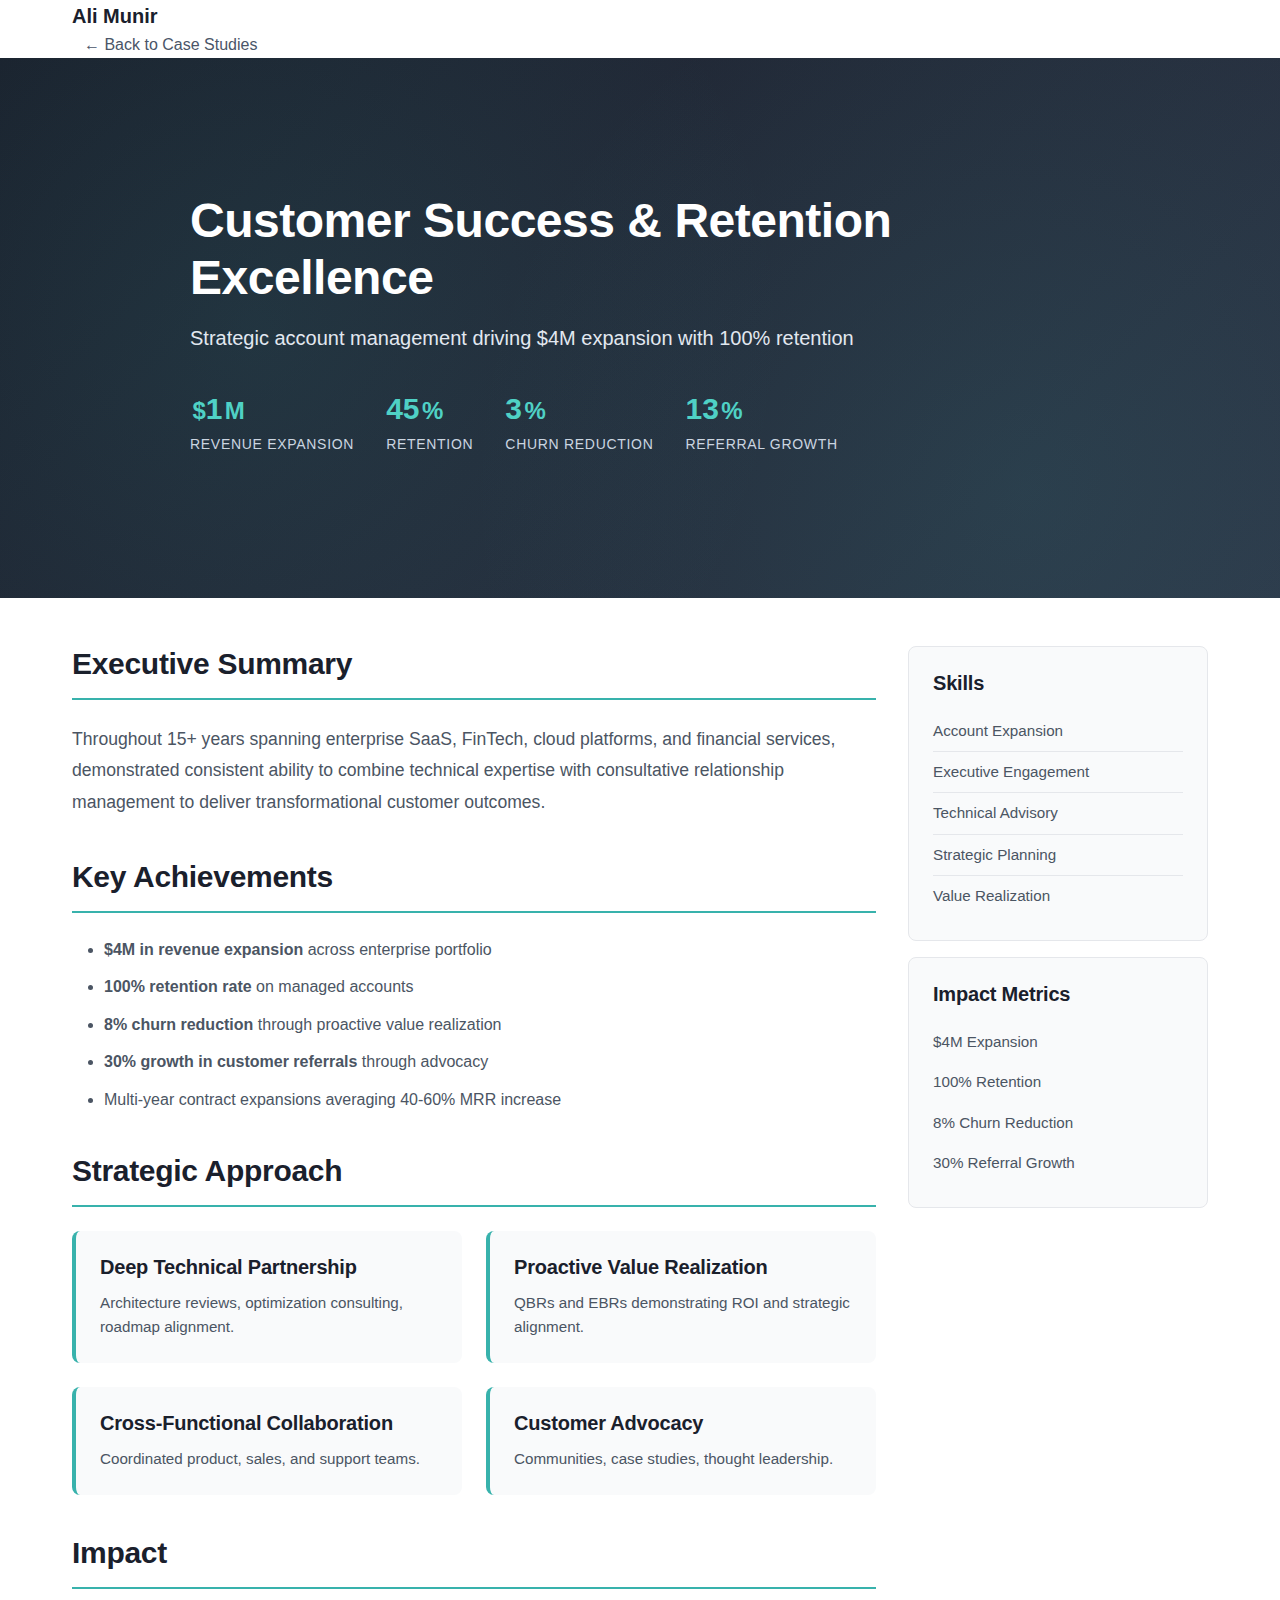
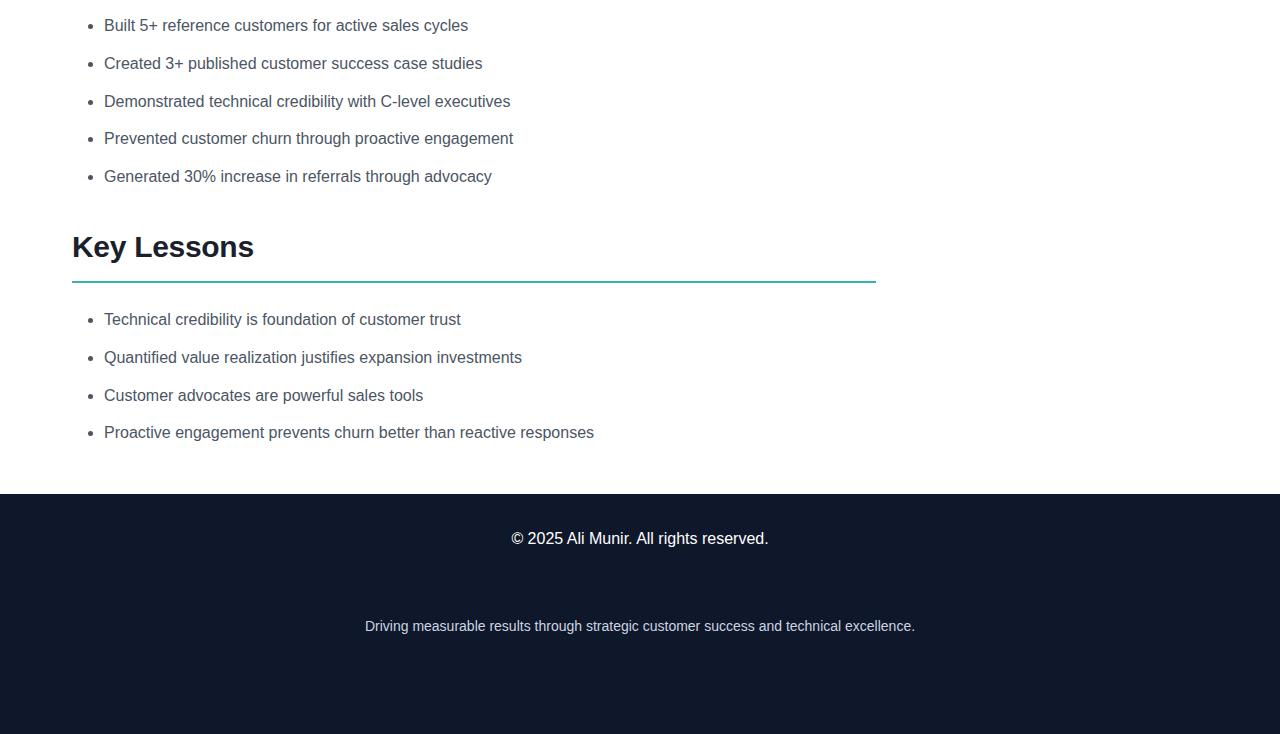
<file: case-study-customer-success.html>
<!DOCTYPE html>
<html lang="en">
<head>
    <meta charset="UTF-8">
    <meta name="viewport" content="width=device-width, initial-scale=1.0">
    <title>Customer Success & Retention - Ali Munir</title>
    <link rel="stylesheet" href="style.css">
</head>
<body>
    <nav id="navbar" class="navbar">
        <div class="section-container">
            <div class="nav-brand"><a href="index.html" class="nav-logo">Ali Munir</a></div>
            <ul id="navMenu" class="nav-menu" style="flex-direction: row;">
                <li><a href="index.html#case-studies" class="nav-link">← Back to Case Studies</a></li>
            </ul>
        </div>
    </nav>

    <section class="hero" style="min-height: 60vh;">
        <div class="hero-container">
            <div class="hero-content">
                <h1 class="hero-title">Customer Success & Retention Excellence</h1>
                <p class="hero-tagline">Strategic account management driving $4M expansion with 100% retention</p>
                <div class="hero-metrics">
                    <div class="metric">
                        <div class="metric-value-wrapper">
                            <span class="metric-suffix">$</span>
                            <span class="metric-value">4</span>
                            <span class="metric-suffix">M</span>
                        </div>
                        <div class="metric-label">Revenue Expansion</div>
                    </div>
                    <div class="metric">
                        <div class="metric-value-wrapper">
                            <span class="metric-value">100</span>
                            <span class="metric-suffix">%</span>
                        </div>
                        <div class="metric-label">Retention</div>
                    </div>
                    <div class="metric">
                        <div class="metric-value-wrapper">
                            <span class="metric-value">8</span>
                            <span class="metric-suffix">%</span>
                        </div>
                        <div class="metric-label">Churn Reduction</div>
                    </div>
                    <div class="metric">
                        <div class="metric-value-wrapper">
                            <span class="metric-value">30</span>
                            <span class="metric-suffix">%</span>
                        </div>
                        <div class="metric-label">Referral Growth</div>
                    </div>
                </div>
            </div>
        </div>
    </section>

    <section style="padding: 3rem 0; background-color: white;">
        <div class="section-container">
            <div style="display: grid; grid-template-columns: 1fr 300px; gap: 2rem;">
                <div>
                    <h2 style="margin-bottom: 1.5rem; border-bottom: 2px solid #38b2ac; padding-bottom: 1rem;">Executive Summary</h2>
                    <p style="font-size: 1.1rem; color: #4b5563; line-height: 1.8; margin-bottom: 1.5rem;">Throughout 15+ years spanning enterprise SaaS, FinTech, cloud platforms, and financial services, demonstrated consistent ability to combine technical expertise with consultative relationship management to deliver transformational customer outcomes.</p>

                    <h2 style="margin-top: 2.5rem; margin-bottom: 1.5rem; border-bottom: 2px solid #38b2ac; padding-bottom: 1rem;">Key Achievements</h2>
                    <ul style="list-style: disc; margin-left: 2rem; color: #4b5563;">
                        <li style="margin-bottom: 0.75rem;"><strong>$4M in revenue expansion</strong> across enterprise portfolio</li>
                        <li style="margin-bottom: 0.75rem;"><strong>100% retention rate</strong> on managed accounts</li>
                        <li style="margin-bottom: 0.75rem;"><strong>8% churn reduction</strong> through proactive value realization</li>
                        <li style="margin-bottom: 0.75rem;"><strong>30% growth in customer referrals</strong> through advocacy</li>
                        <li>Multi-year contract expansions averaging 40-60% MRR increase</li>
                    </ul>

                    <h2 style="margin-top: 2.5rem; margin-bottom: 1.5rem; border-bottom: 2px solid #38b2ac; padding-bottom: 1rem;">Strategic Approach</h2>
                    <div style="display: grid; grid-template-columns: 1fr 1fr; gap: 1.5rem; margin-bottom: 2rem;">
                        <div style="background-color: #f9fafb; padding: 1.5rem; border-radius: 8px; border-left: 4px solid #38b2ac;">
                            <h4 style="color: #1a202c; margin-bottom: 0.75rem;">Deep Technical Partnership</h4>
                            <p style="margin: 0; color: #4b5563; font-size: 0.95rem;">Architecture reviews, optimization consulting, roadmap alignment.</p>
                        </div>
                        <div style="background-color: #f9fafb; padding: 1.5rem; border-radius: 8px; border-left: 4px solid #38b2ac;">
                            <h4 style="color: #1a202c; margin-bottom: 0.75rem;">Proactive Value Realization</h4>
                            <p style="margin: 0; color: #4b5563; font-size: 0.95rem;">QBRs and EBRs demonstrating ROI and strategic alignment.</p>
                        </div>
                        <div style="background-color: #f9fafb; padding: 1.5rem; border-radius: 8px; border-left: 4px solid #38b2ac;">
                            <h4 style="color: #1a202c; margin-bottom: 0.75rem;">Cross-Functional Collaboration</h4>
                            <p style="margin: 0; color: #4b5563; font-size: 0.95rem;">Coordinated product, sales, and support teams.</p>
                        </div>
                        <div style="background-color: #f9fafb; padding: 1.5rem; border-radius: 8px; border-left: 4px solid #38b2ac;">
                            <h4 style="color: #1a202c; margin-bottom: 0.75rem;">Customer Advocacy</h4>
                            <p style="margin: 0; color: #4b5563; font-size: 0.95rem;">Communities, case studies, thought leadership.</p>
                        </div>
                    </div>

                    <h2 style="margin-top: 2.5rem; margin-bottom: 1.5rem; border-bottom: 2px solid #38b2ac; padding-bottom: 1rem;">Impact</h2>
                    <ul style="list-style: disc; margin-left: 2rem; color: #4b5563;">
                        <li style="margin-bottom: 0.75rem;">Built 5+ reference customers for active sales cycles</li>
                        <li style="margin-bottom: 0.75rem;">Created 3+ published customer success case studies</li>
                        <li style="margin-bottom: 0.75rem;">Demonstrated technical credibility with C-level executives</li>
                        <li style="margin-bottom: 0.75rem;">Prevented customer churn through proactive engagement</li>
                        <li>Generated 30% increase in referrals through advocacy</li>
                    </ul>

                    <h2 style="margin-top: 2.5rem; margin-bottom: 1.5rem; border-bottom: 2px solid #38b2ac; padding-bottom: 1rem;">Key Lessons</h2>
                    <ul style="list-style: disc; margin-left: 2rem; color: #4b5563;">
                        <li style="margin-bottom: 0.75rem;">Technical credibility is foundation of customer trust</li>
                        <li style="margin-bottom: 0.75rem;">Quantified value realization justifies expansion investments</li>
                        <li style="margin-bottom: 0.75rem;">Customer advocates are powerful sales tools</li>
                        <li>Proactive engagement prevents churn better than reactive responses</li>
                    </ul>
                </div>

                <div>
                    <div style="background-color: #f9fafb; padding: 1.5rem; border-radius: 8px; border: 1px solid #e5e7eb;">
                        <h4 style="color: #1a202c; margin-bottom: 1rem;">Skills</h4>
                        <ul style="list-style: none; color: #4b5563; font-size: 0.95rem;">
                            <li style="padding: 0.5rem 0; border-bottom: 1px solid #e5e7eb;">Account Expansion</li>
                            <li style="padding: 0.5rem 0; border-bottom: 1px solid #e5e7eb;">Executive Engagement</li>
                            <li style="padding: 0.5rem 0; border-bottom: 1px solid #e5e7eb;">Technical Advisory</li>
                            <li style="padding: 0.5rem 0; border-bottom: 1px solid #e5e7eb;">Strategic Planning</li>
                            <li style="padding: 0.5rem 0;">Value Realization</li>
                        </ul>
                    </div>
                    <div style="background-color: #f9fafb; padding: 1.5rem; border-radius: 8px; border: 1px solid #e5e7eb; margin-top: 1rem;">
                        <h4 style="color: #1a202c; margin-bottom: 1rem;">Impact Metrics</h4>
                        <ul style="list-style: none; color: #4b5563; font-size: 0.95rem;">
                            <li style="padding: 0.5rem 0;">$4M Expansion</li>
                            <li style="padding: 0.5rem 0;">100% Retention</li>
                            <li style="padding: 0.5rem 0;">8% Churn Reduction</li>
                            <li style="padding: 0.5rem 0;">30% Referral Growth</li>
                        </ul>
                    </div>
                </div>
            </div>
        </div>
    </section>

    <footer style="background-color: #0f172a; color: white; padding: 2rem; text-align: center;">
        <p>&copy; 2025 Ali Munir. All rights reserved.</p>
        <p class="footer-tagline">Driving measurable results through strategic customer success and technical excellence.</p>
    </footer>

    <script src="app.js" defer></script>
</body>
</html>
</file>
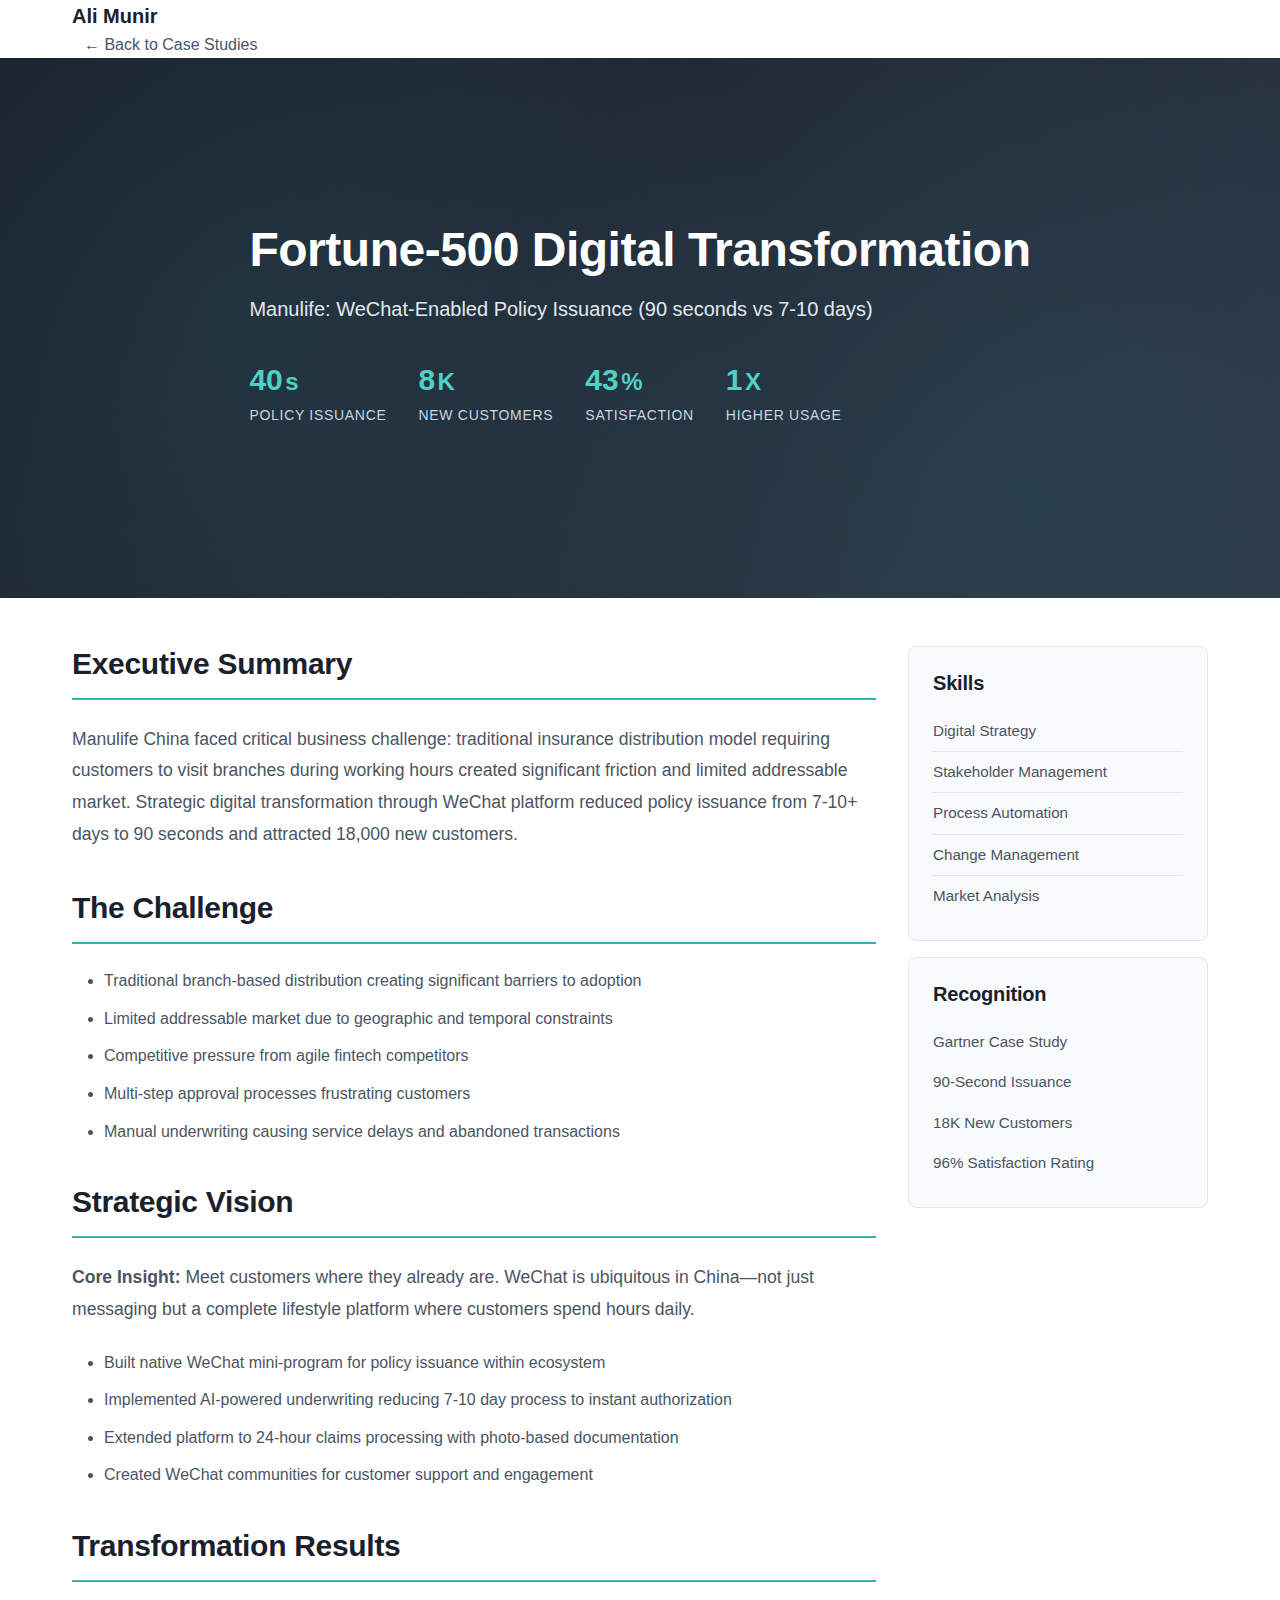
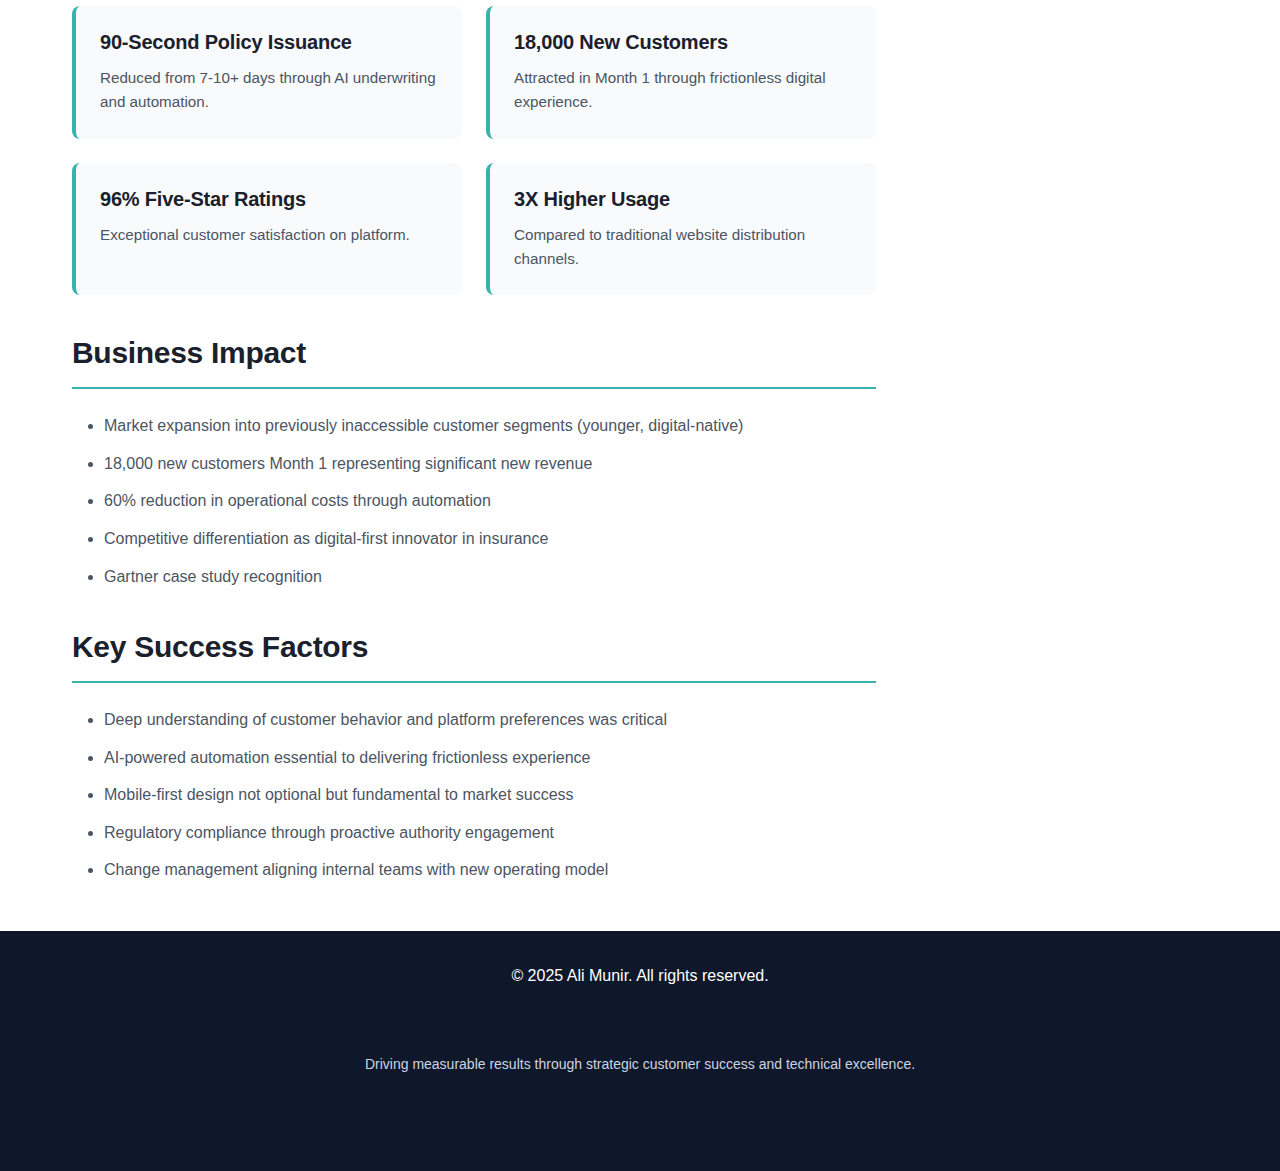
<file: case-study-digital-transformation.html>
<!DOCTYPE html>
<html lang="en">
<head>
    <meta charset="UTF-8">
    <meta name="viewport" content="width=device-width, initial-scale=1.0">
    <title>Digital Transformation (Manulife) - Ali Munir</title>
    <link rel="stylesheet" href="style.css">
</head>
<body>
    <nav id="navbar" class="navbar">
        <div class="section-container">
            <div class="nav-brand"><a href="index.html" class="nav-logo">Ali Munir</a></div>
            <ul id="navMenu" class="nav-menu" style="flex-direction: row;">
                <li><a href="index.html#case-studies" class="nav-link">← Back to Case Studies</a></li>
            </ul>
        </div>
    </nav>

    <section class="hero" style="min-height: 60vh;">
        <div class="hero-container">
            <div class="hero-content">
                <h1 class="hero-title">Fortune-500 Digital Transformation</h1>
                <p class="hero-tagline">Manulife: WeChat-Enabled Policy Issuance (90 seconds vs 7-10 days)</p>
                <div class="hero-metrics">
                    <div class="metric">
                        <div class="metric-value-wrapper">
                            <span class="metric-value">90</span>
                            <span class="metric-suffix">s</span>
                        </div>
                        <div class="metric-label">Policy Issuance</div>
                    </div>
                    <div class="metric">
                        <div class="metric-value-wrapper">
                            <span class="metric-value">18</span>
                            <span class="metric-suffix">K</span>
                        </div>
                        <div class="metric-label">New Customers</div>
                    </div>
                    <div class="metric">
                        <div class="metric-value-wrapper">
                            <span class="metric-value">96</span>
                            <span class="metric-suffix">%</span>
                        </div>
                        <div class="metric-label">Satisfaction</div>
                    </div>
                    <div class="metric">
                        <div class="metric-value-wrapper">
                            <span class="metric-value">3</span>
                            <span class="metric-suffix">X</span>
                        </div>
                        <div class="metric-label">Higher Usage</div>
                    </div>
                </div>
            </div>
        </div>
    </section>

    <section style="padding: 3rem 0; background-color: white;">
        <div class="section-container">
            <div style="display: grid; grid-template-columns: 1fr 300px; gap: 2rem;">
                <div>
                    <h2 style="margin-bottom: 1.5rem; border-bottom: 2px solid #38b2ac; padding-bottom: 1rem;">Executive Summary</h2>
                    <p style="font-size: 1.1rem; color: #4b5563; line-height: 1.8; margin-bottom: 1.5rem;">Manulife China faced critical business challenge: traditional insurance distribution model requiring customers to visit branches during working hours created significant friction and limited addressable market. Strategic digital transformation through WeChat platform reduced policy issuance from 7-10+ days to 90 seconds and attracted 18,000 new customers.</p>

                    <h2 style="margin-top: 2.5rem; margin-bottom: 1.5rem; border-bottom: 2px solid #38b2ac; padding-bottom: 1rem;">The Challenge</h2>
                    <ul style="list-style: disc; margin-left: 2rem; color: #4b5563;">
                        <li style="margin-bottom: 0.75rem;">Traditional branch-based distribution creating significant barriers to adoption</li>
                        <li style="margin-bottom: 0.75rem;">Limited addressable market due to geographic and temporal constraints</li>
                        <li style="margin-bottom: 0.75rem;">Competitive pressure from agile fintech competitors</li>
                        <li style="margin-bottom: 0.75rem;">Multi-step approval processes frustrating customers</li>
                        <li>Manual underwriting causing service delays and abandoned transactions</li>
                    </ul>

                    <h2 style="margin-top: 2.5rem; margin-bottom: 1.5rem; border-bottom: 2px solid #38b2ac; padding-bottom: 1rem;">Strategic Vision</h2>
                    <p style="font-size: 1.1rem; color: #4b5563; line-height: 1.8; margin-bottom: 1.5rem;"><strong>Core Insight:</strong> Meet customers where they already are. WeChat is ubiquitous in China—not just messaging but a complete lifestyle platform where customers spend hours daily.</p>
                    <ul style="list-style: disc; margin-left: 2rem; color: #4b5563;">
                        <li style="margin-bottom: 0.75rem;">Built native WeChat mini-program for policy issuance within ecosystem</li>
                        <li style="margin-bottom: 0.75rem;">Implemented AI-powered underwriting reducing 7-10 day process to instant authorization</li>
                        <li style="margin-bottom: 0.75rem;">Extended platform to 24-hour claims processing with photo-based documentation</li>
                        <li>Created WeChat communities for customer support and engagement</li>
                    </ul>

                    <h2 style="margin-top: 2.5rem; margin-bottom: 1.5rem; border-bottom: 2px solid #38b2ac; padding-bottom: 1rem;">Transformation Results</h2>
                    <div style="display: grid; grid-template-columns: 1fr 1fr; gap: 1.5rem;">
                        <div style="background-color: #f9fafb; padding: 1.5rem; border-radius: 8px; border-left: 4px solid #38b2ac;">
                            <h4 style="color: #1a202c; margin-bottom: 0.75rem;">90-Second Policy Issuance</h4>
                            <p style="margin: 0; color: #4b5563; font-size: 0.95rem;">Reduced from 7-10+ days through AI underwriting and automation.</p>
                        </div>
                        <div style="background-color: #f9fafb; padding: 1.5rem; border-radius: 8px; border-left: 4px solid #38b2ac;">
                            <h4 style="color: #1a202c; margin-bottom: 0.75rem;">18,000 New Customers</h4>
                            <p style="margin: 0; color: #4b5563; font-size: 0.95rem;">Attracted in Month 1 through frictionless digital experience.</p>
                        </div>
                        <div style="background-color: #f9fafb; padding: 1.5rem; border-radius: 8px; border-left: 4px solid #38b2ac;">
                            <h4 style="color: #1a202c; margin-bottom: 0.75rem;">96% Five-Star Ratings</h4>
                            <p style="margin: 0; color: #4b5563; font-size: 0.95rem;">Exceptional customer satisfaction on platform.</p>
                        </div>
                        <div style="background-color: #f9fafb; padding: 1.5rem; border-radius: 8px; border-left: 4px solid #38b2ac;">
                            <h4 style="color: #1a202c; margin-bottom: 0.75rem;">3X Higher Usage</h4>
                            <p style="margin: 0; color: #4b5563; font-size: 0.95rem;">Compared to traditional website distribution channels.</p>
                        </div>
                    </div>

                    <h2 style="margin-top: 2.5rem; margin-bottom: 1.5rem; border-bottom: 2px solid #38b2ac; padding-bottom: 1rem;">Business Impact</h2>
                    <ul style="list-style: disc; margin-left: 2rem; color: #4b5563;">
                        <li style="margin-bottom: 0.75rem;">Market expansion into previously inaccessible customer segments (younger, digital-native)</li>
                        <li style="margin-bottom: 0.75rem;">18,000 new customers Month 1 representing significant new revenue</li>
                        <li style="margin-bottom: 0.75rem;">60% reduction in operational costs through automation</li>
                        <li style="margin-bottom: 0.75rem;">Competitive differentiation as digital-first innovator in insurance</li>
                        <li>Gartner case study recognition</li>
                    </ul>

                    <h2 style="margin-top: 2.5rem; margin-bottom: 1.5rem; border-bottom: 2px solid #38b2ac; padding-bottom: 1rem;">Key Success Factors</h2>
                    <ul style="list-style: disc; margin-left: 2rem; color: #4b5563;">
                        <li style="margin-bottom: 0.75rem;">Deep understanding of customer behavior and platform preferences was critical</li>
                        <li style="margin-bottom: 0.75rem;">AI-powered automation essential to delivering frictionless experience</li>
                        <li style="margin-bottom: 0.75rem;">Mobile-first design not optional but fundamental to market success</li>
                        <li style="margin-bottom: 0.75rem;">Regulatory compliance through proactive authority engagement</li>
                        <li>Change management aligning internal teams with new operating model</li>
                    </ul>
                </div>

                <div>
                    <div style="background-color: #f9fafb; padding: 1.5rem; border-radius: 8px; border: 1px solid #e5e7eb;">
                        <h4 style="color: #1a202c; margin-bottom: 1rem;">Skills</h4>
                        <ul style="list-style: none; color: #4b5563; font-size: 0.95rem;">
                            <li style="padding: 0.5rem 0; border-bottom: 1px solid #e5e7eb;">Digital Strategy</li>
                            <li style="padding: 0.5rem 0; border-bottom: 1px solid #e5e7eb;">Stakeholder Management</li>
                            <li style="padding: 0.5rem 0; border-bottom: 1px solid #e5e7eb;">Process Automation</li>
                            <li style="padding: 0.5rem 0; border-bottom: 1px solid #e5e7eb;">Change Management</li>
                            <li style="padding: 0.5rem 0;">Market Analysis</li>
                        </ul>
                    </div>
                    <div style="background-color: #f9fafb; padding: 1.5rem; border-radius: 8px; border: 1px solid #e5e7eb; margin-top: 1rem;">
                        <h4 style="color: #1a202c; margin-bottom: 1rem;">Recognition</h4>
                        <ul style="list-style: none; color: #4b5563; font-size: 0.95rem;">
                            <li style="padding: 0.5rem 0;">
                                <a href="https://www.gartner.com/en/documents/3621417" target="_blank" rel="noopener">Gartner Case Study</a>
                            </li>
                            <li style="padding: 0.5rem 0;">90-Second Issuance</li>
                            <li style="padding: 0.5rem 0;">18K New Customers</li>
                            <li style="padding: 0.5rem 0;">96% Satisfaction Rating</li>
                        </ul>
                    </div>
                </div>
            </div>
        </div>
    </section>

    <footer style="background-color: #0f172a; color: white; padding: 2rem; text-align: center;">
        <p>&copy; 2025 Ali Munir. All rights reserved.</p>
        <p class="footer-tagline">Driving measurable results through strategic customer success and technical excellence.</p>
    </footer>

    <script src="app.js" defer></script>
</body>
</html>
</file>
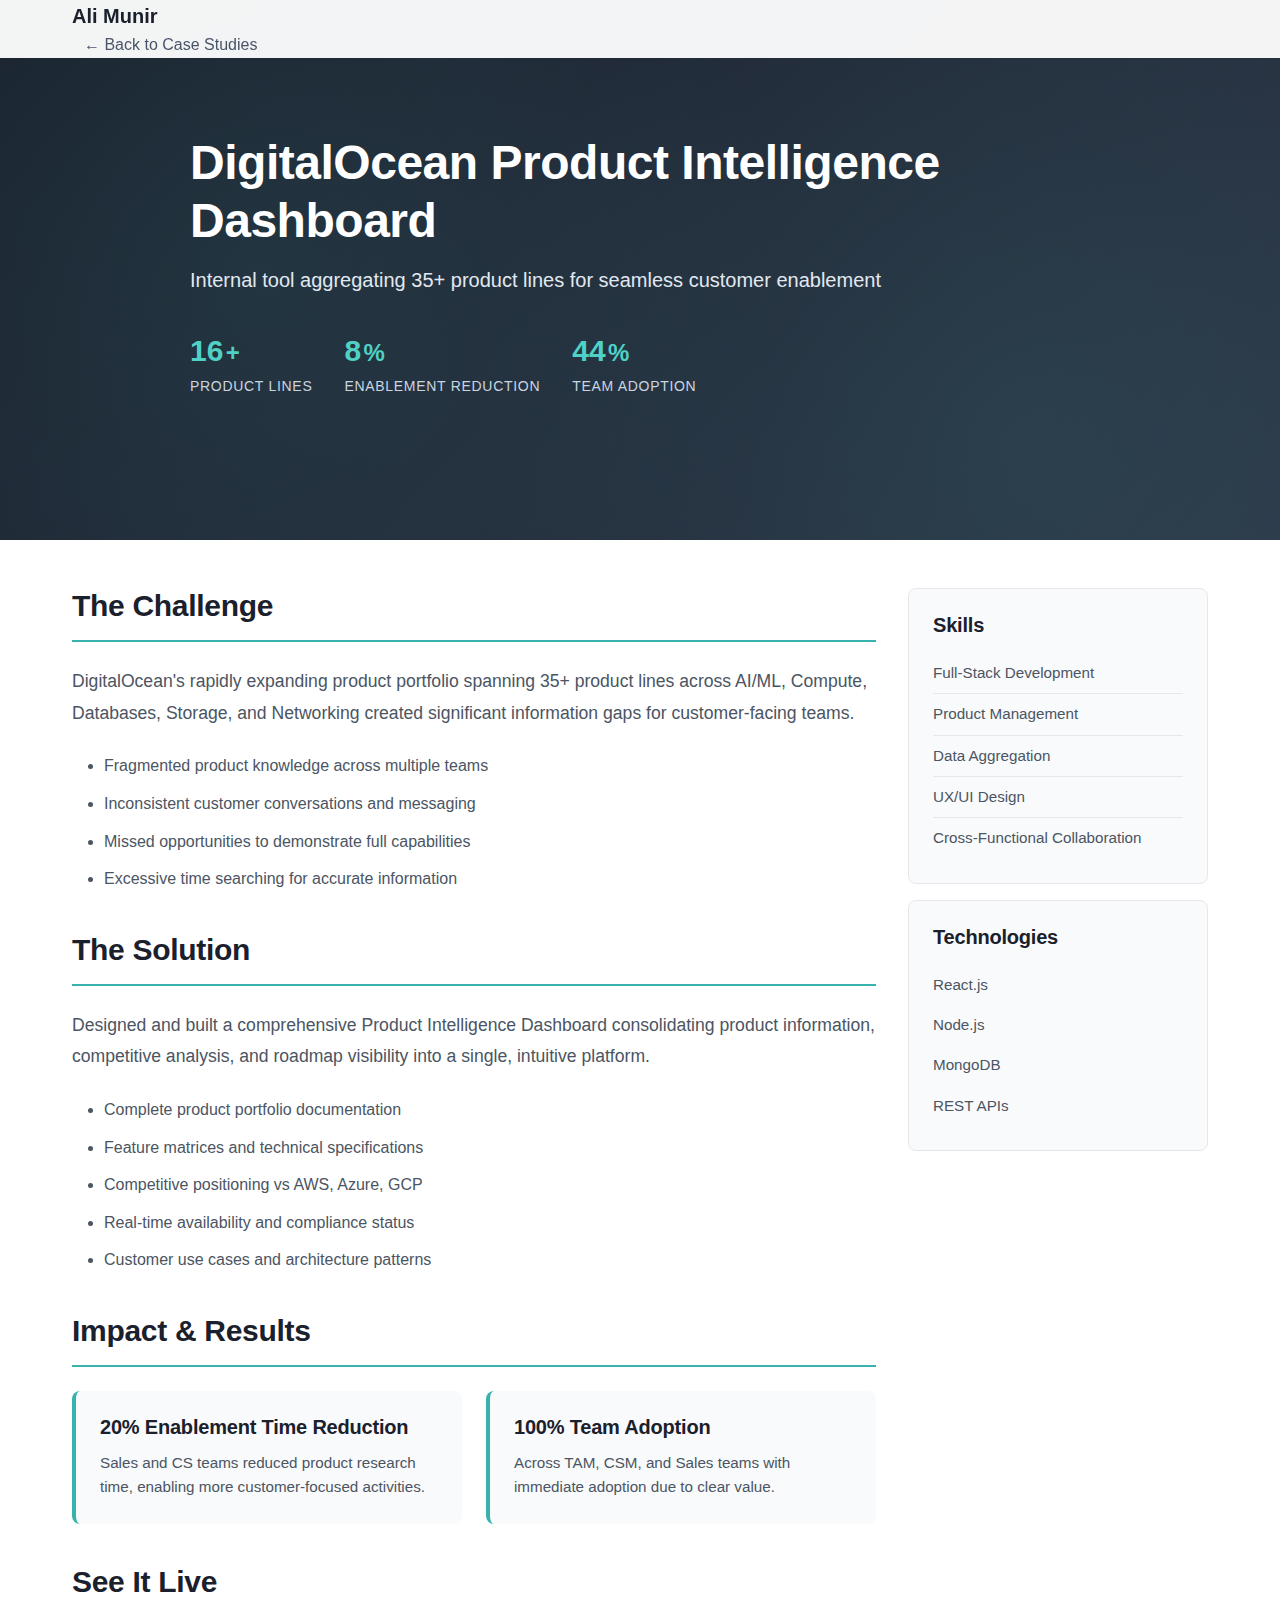
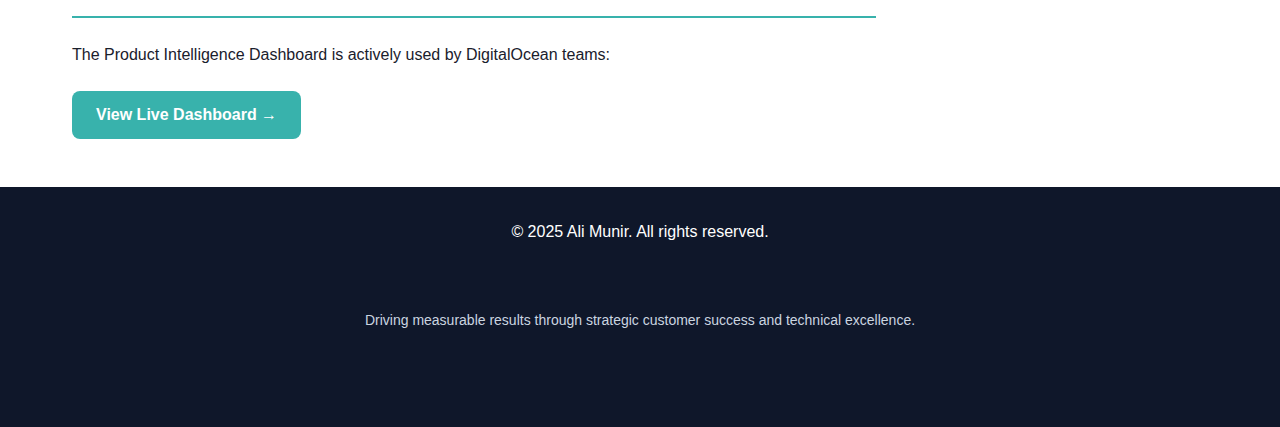
<file: case-study-product-dashboard.html>
<!DOCTYPE html>
<html lang="en">
<head>
    <meta charset="UTF-8">
    <meta name="viewport" content="width=device-width, initial-scale=1.0">
    <meta name="description" content="DigitalOcean Product Intelligence Dashboard Case Study - 35+ Product Lines">
    <title>Product Dashboard - Ali Munir</title>
    <link rel="stylesheet" href="style.css">
</head>
<body>
    <nav id="navbar" class="nav">
        <div class="section-container">
            <div class="nav-brand"><a href="index.html" class="nav-logo">Ali Munir</a></div>
            <ul id="navMenu" class="nav-menu" style="flex-direction: row;">
                <li><a href="index.html#case-studies" class="nav-link">← Back to Case Studies</a></li>
            </ul>
        </div>
    </nav>

    <section class="hero" style="min-height: 60vh;">
        <div class="hero-container">
            <div class="hero-content">
                <h1 class="hero-title">DigitalOcean Product Intelligence Dashboard</h1>
                <p class="hero-tagline">Internal tool aggregating 35+ product lines for seamless customer enablement</p>
                <div class="hero-metrics">
                    <div class="metric">
                        <div class="metric-value-wrapper">
                            <span class="metric-value">35</span>
                            <span class="metric-suffix">+</span>
                        </div>
                        <div class="metric-label">Product Lines</div>
                    </div>
                    <div class="metric">
                        <div class="metric-value-wrapper">
                            <span class="metric-value">20</span>
                            <span class="metric-suffix">%</span>
                        </div>
                        <div class="metric-label">Enablement Reduction</div>
                    </div>
                    <div class="metric">
                        <div class="metric-value-wrapper">
                            <span class="metric-value">100</span>
                            <span class="metric-suffix">%</span>
                        </div>
                        <div class="metric-label">Team Adoption</div>
                    </div>
                </div>
            </div>
        </div>
    </section>

    <section style="padding: 3rem 0; background-color: white;">
        <div class="section-container">
            <div style="display: grid; grid-template-columns: 1fr 300px; gap: 2rem;">
                <div>
                    <h2 style="margin-bottom: 1.5rem; border-bottom: 2px solid #38b2ac; padding-bottom: 1rem;">The Challenge</h2>
                    <p style="font-size: 1.1rem; color: #4b5563; line-height: 1.8; margin-bottom: 1.5rem;">DigitalOcean's rapidly expanding product portfolio spanning 35+ product lines across AI/ML, Compute, Databases, Storage, and Networking created significant information gaps for customer-facing teams.</p>
                    <ul style="list-style: disc; margin-left: 2rem; color: #4b5563;">
                        <li style="margin-bottom: 0.75rem;">Fragmented product knowledge across multiple teams</li>
                        <li style="margin-bottom: 0.75rem;">Inconsistent customer conversations and messaging</li>
                        <li style="margin-bottom: 0.75rem;">Missed opportunities to demonstrate full capabilities</li>
                        <li>Excessive time searching for accurate information</li>
                    </ul>

                    <h2 style="margin-top: 2.5rem; margin-bottom: 1.5rem; border-bottom: 2px solid #38b2ac; padding-bottom: 1rem;">The Solution</h2>
                    <p style="font-size: 1.1rem; color: #4b5563; line-height: 1.8; margin-bottom: 1.5rem;">Designed and built a comprehensive Product Intelligence Dashboard consolidating product information, competitive analysis, and roadmap visibility into a single, intuitive platform.</p>
                    <ul style="list-style: disc; margin-left: 2rem; color: #4b5563;">
                        <li style="margin-bottom: 0.75rem;">Complete product portfolio documentation</li>
                        <li style="margin-bottom: 0.75rem;">Feature matrices and technical specifications</li>
                        <li style="margin-bottom: 0.75rem;">Competitive positioning vs AWS, Azure, GCP</li>
                        <li style="margin-bottom: 0.75rem;">Real-time availability and compliance status</li>
                        <li>Customer use cases and architecture patterns</li>
                    </ul>

                    <h2 style="margin-top: 2.5rem; margin-bottom: 1.5rem; border-bottom: 2px solid #38b2ac; padding-bottom: 1rem;">Impact & Results</h2>
                    <div style="display: grid; grid-template-columns: 1fr 1fr; gap: 1.5rem;">
                        <div style="background-color: #f9fafb; padding: 1.5rem; border-radius: 8px; border-left: 4px solid #38b2ac;">
                            <h4 style="color: #1a202c; margin-bottom: 0.75rem;">20% Enablement Time Reduction</h4>
                            <p style="margin: 0; color: #4b5563; font-size: 0.95rem;">Sales and CS teams reduced product research time, enabling more customer-focused activities.</p>
                        </div>
                        <div style="background-color: #f9fafb; padding: 1.5rem; border-radius: 8px; border-left: 4px solid #38b2ac;">
                            <h4 style="color: #1a202c; margin-bottom: 0.75rem;">100% Team Adoption</h4>
                            <p style="margin: 0; color: #4b5563; font-size: 0.95rem;">Across TAM, CSM, and Sales teams with immediate adoption due to clear value.</p>
                        </div>
                    </div>

                    <h2 style="margin-top: 2.5rem; margin-bottom: 1.5rem; border-bottom: 2px solid #38b2ac; padding-bottom: 1rem;">See It Live</h2>
                    <p style="margin-bottom: 1.5rem;">The Product Intelligence Dashboard is actively used by DigitalOcean teams:</p>
                    <a href="https://product-intelligence-dashboard-maa6y.ondigitalocean.app/" target="_blank" rel="noopener" class="btn btn-primary" style="display: inline-block;">View Live Dashboard →</a>
                </div>

                <div>
                    <div style="background-color: #f9fafb; padding: 1.5rem; border-radius: 8px; border: 1px solid #e5e7eb;">
                        <h4 style="color: #1a202c; margin-bottom: 1rem;">Skills</h4>
                        <ul style="list-style: none; color: #4b5563; font-size: 0.95rem;">
                            <li style="padding: 0.5rem 0; border-bottom: 1px solid #e5e7eb;">Full-Stack Development</li>
                            <li style="padding: 0.5rem 0; border-bottom: 1px solid #e5e7eb;">Product Management</li>
                            <li style="padding: 0.5rem 0; border-bottom: 1px solid #e5e7eb;">Data Aggregation</li>
                            <li style="padding: 0.5rem 0; border-bottom: 1px solid #e5e7eb;">UX/UI Design</li>
                            <li style="padding: 0.5rem 0;">Cross-Functional Collaboration</li>
                        </ul>
                    </div>
                    <div style="background-color: #f9fafb; padding: 1.5rem; border-radius: 8px; border: 1px solid #e5e7eb; margin-top: 1rem;">
                        <h4 style="color: #1a202c; margin-bottom: 1rem;">Technologies</h4>
                        <ul style="list-style: none; color: #4b5563; font-size: 0.95rem;">
                            <li style="padding: 0.5rem 0;">React.js</li>
                            <li style="padding: 0.5rem 0;">Node.js</li>
                            <li style="padding: 0.5rem 0;">MongoDB</li>
                            <li style="padding: 0.5rem 0;">REST APIs</li>
                        </ul>
                    </div>
                </div>
            </div>
        </div>
    </section>

    <footer style="background-color: #0f172a; color: white; padding: 2rem; text-align: center;">
        <div class="section-container">
            <p>&copy; 2025 Ali Munir. All rights reserved.</p>
            <p class="footer-tagline">Driving measurable results through strategic customer success and technical excellence.</p>
        </div>
    </footer>

    <script src="app.js" defer></script>
</body>
</html>
</file>
<file: style.css>
:root {
  /* Primitive Color Tokens */
  --color-white: rgba(255, 255, 255, 1);
  --color-black: rgba(0, 0, 0, 1);
  --color-cream-50: rgba(252, 252, 249, 1);
  --color-cream-100: rgba(255, 255, 253, 1);
  --color-gray-200: rgba(245, 245, 245, 1);
  --color-gray-300: rgba(167, 169, 169, 1);
  --color-gray-400: rgba(119, 124, 124, 1);
  --color-slate-500: rgba(98, 108, 113, 1);
  --color-brown-600: rgba(94, 82, 64, 1);
  --color-charcoal-700: rgba(31, 33, 33, 1);
  --color-charcoal-800: rgba(38, 40, 40, 1);
  --color-slate-900: rgba(19, 52, 59, 1);
  --color-teal-300: rgba(50, 184, 198, 1);
  --color-teal-400: rgba(45, 166, 178, 1);
  --color-teal-500: rgba(33, 128, 141, 1);
  --color-teal-600: rgba(29, 116, 128, 1);
  --color-teal-700: rgba(26, 104, 115, 1);
  --color-teal-800: rgba(41, 150, 161, 1);
  --color-red-400: rgba(255, 84, 89, 1);
  --color-red-500: rgba(192, 21, 47, 1);
  --color-orange-400: rgba(230, 129, 97, 1);
  --color-orange-500: rgba(168, 75, 47, 1);

  /* RGB versions for opacity control */
  --color-brown-600-rgb: 94, 82, 64;
  --color-teal-500-rgb: 33, 128, 141;
  --color-slate-900-rgb: 19, 52, 59;
  --color-slate-500-rgb: 98, 108, 113;
  --color-red-500-rgb: 192, 21, 47;
  --color-red-400-rgb: 255, 84, 89;
  --color-orange-500-rgb: 168, 75, 47;
  --color-orange-400-rgb: 230, 129, 97;

  /* Background color tokens (Light Mode) */
  --color-bg-1: rgba(59, 130, 246, 0.08); /* Light blue */
  --color-bg-2: rgba(245, 158, 11, 0.08); /* Light yellow */
  --color-bg-3: rgba(34, 197, 94, 0.08); /* Light green */
  --color-bg-4: rgba(239, 68, 68, 0.08); /* Light red */
  --color-bg-5: rgba(147, 51, 234, 0.08); /* Light purple */
  --color-bg-6: rgba(249, 115, 22, 0.08); /* Light orange */
  --color-bg-7: rgba(236, 72, 153, 0.08); /* Light pink */
  --color-bg-8: rgba(6, 182, 212, 0.08); /* Light cyan */

  /* Semantic Color Tokens (Light Mode) */
  --color-background: var(--color-cream-50);
  --color-surface: var(--color-cream-100);
  --color-text: var(--color-slate-900);
  --color-text-secondary: var(--color-slate-500);
  --color-primary: var(--color-teal-500);
  --color-primary-hover: var(--color-teal-600);
  --color-primary-active: var(--color-teal-700);
  --color-secondary: rgba(var(--color-brown-600-rgb), 0.12);
  --color-secondary-hover: rgba(var(--color-brown-600-rgb), 0.2);
  --color-secondary-active: rgba(var(--color-brown-600-rgb), 0.25);
  --color-border: rgba(var(--color-brown-600-rgb), 0.2);
  --color-btn-primary-text: var(--color-cream-50);
  --color-card-border: rgba(var(--color-brown-600-rgb), 0.12);
  --color-card-border-inner: rgba(var(--color-brown-600-rgb), 0.12);
  --color-error: var(--color-red-500);
  --color-success: var(--color-teal-500);
  --color-warning: var(--color-orange-500);
  --color-info: var(--color-slate-500);
  --color-focus-ring: rgba(var(--color-teal-500-rgb), 0.4);
  --color-select-caret: rgba(var(--color-slate-900-rgb), 0.8);

  /* Common style patterns */
  --focus-ring: 0 0 0 3px var(--color-focus-ring);
  --focus-outline: 2px solid var(--color-primary);
  --status-bg-opacity: 0.15;
  --status-border-opacity: 0.25;
  --select-caret-light: url("data:image/svg+xml,%3Csvg xmlns='http://www.w3.org/2000/svg' width='16' height='16' viewBox='0 0 24 24' fill='none' stroke='%23134252' stroke-width='2' stroke-linecap='round' stroke-linejoin='round'%3E%3Cpolyline points='6 9 12 15 18 9'%3E%3C/polyline%3E%3C/svg%3E");
  --select-caret-dark: url("data:image/svg+xml,%3Csvg xmlns='http://www.w3.org/2000/svg' width='16' height='16' viewBox='0 0 24 24' fill='none' stroke='%23f5f5f5' stroke-width='2' stroke-linecap='round' stroke-linejoin='round'%3E%3Cpolyline points='6 9 12 15 18 9'%3E%3C/polyline%3E%3C/svg%3E");

  /* RGB versions for opacity control */
  --color-success-rgb: 33, 128, 141;
  --color-error-rgb: 192, 21, 47;
  --color-warning-rgb: 168, 75, 47;
  --color-info-rgb: 98, 108, 113;

  /* Typography */
 /* --font-family-base: "FKGroteskNeue", "Geist", "Inter", -apple-system,
    BlinkMacSystemFont, "Segoe UI", Roboto, sans-serif;
  --font-family-mono: "Berkeley Mono", ui-monospace, SFMono-Regular, Menlo,
    Monaco, Consolas, monospace;
 /* Base sans-serif fonts: original first, modern fallbacks later */
  --font-family-base: "FKGroteskNeue", "Geist", "Inter", "Montserrat", "Segoe UI", "Roboto", "Helvetica Neue", Arial, sans-serif;

  /* Monospace fonts: original first, modern fallbacks later */
  --font-family-mono: "Berkeley Mono", "SF Mono", "ui-monospace", "Menlo", "Monaco", "Consolas", "Courier New", monospace;

    
  --font-size-xs: 11px;
  --font-size-sm: 12px;
  --font-size-base: 14px;
  --font-size-md: 14px;
  --font-size-lg: 16px;
  --font-size-xl: 18px;
  --font-size-2xl: 20px;
  --font-size-3xl: 24px;
  --font-size-4xl: 30px;
  --font-weight-normal: 400;
  --font-weight-medium: 500;
  --font-weight-semibold: 550;
  --font-weight-bold: 600;
  --line-height-tight: 1.2;
  --line-height-normal: 1.5;
  --letter-spacing-tight: -0.01em;

  /* Spacing */
  --space-0: 0;
  --space-1: 1px;
  --space-2: 2px;
  --space-4: 4px;
  --space-6: 6px;
  --space-8: 8px;
  --space-10: 10px;
  --space-12: 12px;
  --space-16: 16px;
  --space-20: 20px;
  --space-24: 24px;
  --space-32: 32px;

  /* Border Radius */
  --radius-sm: 6px;
  --radius-base: 8px;
  --radius-md: 10px;
  --radius-lg: 12px;
  --radius-full: 9999px;

  /* Shadows */
  --shadow-xs: 0 1px 2px rgba(0, 0, 0, 0.02);
  --shadow-sm: 0 1px 3px rgba(0, 0, 0, 0.04), 0 1px 2px rgba(0, 0, 0, 0.02);
  --shadow-md: 0 4px 6px -1px rgba(0, 0, 0, 0.04),
    0 2px 4px -1px rgba(0, 0, 0, 0.02);
  --shadow-lg: 0 10px 15px -3px rgba(0, 0, 0, 0.04),
    0 4px 6px -2px rgba(0, 0, 0, 0.02);
  --shadow-inset-sm: inset 0 1px 0 rgba(255, 255, 255, 0.15),
    inset 0 -1px 0 rgba(0, 0, 0, 0.03);

  /* Animation */
  --duration-fast: 150ms;
  --duration-normal: 250ms;
  --ease-standard: cubic-bezier(0.16, 1, 0.3, 1);

  /* Layout */
  --container-sm: 640px;
  --container-md: 768px;
  --container-lg: 1024px;
  --container-xl: 1280px;
}

/* Dark mode colors */
@media (prefers-color-scheme: dark) {
  :root {
    /* RGB versions for opacity control (Dark Mode) */
    --color-gray-400-rgb: 119, 124, 124;
    --color-teal-300-rgb: 50, 184, 198;
    --color-gray-300-rgb: 167, 169, 169;
    --color-gray-200-rgb: 245, 245, 245;

    /* Background color tokens (Dark Mode) */
    --color-bg-1: rgba(29, 78, 216, 0.15); /* Dark blue */
    --color-bg-2: rgba(180, 83, 9, 0.15); /* Dark yellow */
    --color-bg-3: rgba(21, 128, 61, 0.15); /* Dark green */
    --color-bg-4: rgba(185, 28, 28, 0.15); /* Dark red */
    --color-bg-5: rgba(107, 33, 168, 0.15); /* Dark purple */
    --color-bg-6: rgba(194, 65, 12, 0.15); /* Dark orange */
    --color-bg-7: rgba(190, 24, 93, 0.15); /* Dark pink */
    --color-bg-8: rgba(8, 145, 178, 0.15); /* Dark cyan */

    /* Semantic Color Tokens (Dark Mode) */
    --color-background: var(--color-charcoal-700);
    --color-surface: var(--color-charcoal-800);
    --color-text: var(--color-gray-200);
    --color-text-secondary: rgba(var(--color-gray-300-rgb), 0.7);
    --color-primary: var(--color-teal-300);
    --color-primary-hover: var(--color-teal-400);
    --color-primary-active: var(--color-teal-800);
    --color-secondary: rgba(var(--color-gray-400-rgb), 0.15);
    --color-secondary-hover: rgba(var(--color-gray-400-rgb), 0.25);
    --color-secondary-active: rgba(var(--color-gray-400-rgb), 0.3);
    --color-border: rgba(var(--color-gray-400-rgb), 0.3);
    --color-error: var(--color-red-400);
    --color-success: var(--color-teal-300);
    --color-warning: var(--color-orange-400);
    --color-info: var(--color-gray-300);
    --color-focus-ring: rgba(var(--color-teal-300-rgb), 0.4);
    --color-btn-primary-text: var(--color-slate-900);
    --color-card-border: rgba(var(--color-gray-400-rgb), 0.2);
    --color-card-border-inner: rgba(var(--color-gray-400-rgb), 0.15);
    --shadow-inset-sm: inset 0 1px 0 rgba(255, 255, 255, 0.1),
      inset 0 -1px 0 rgba(0, 0, 0, 0.15);
    --button-border-secondary: rgba(var(--color-gray-400-rgb), 0.2);
    --color-border-secondary: rgba(var(--color-gray-400-rgb), 0.2);
    --color-select-caret: rgba(var(--color-gray-200-rgb), 0.8);

    /* Common style patterns - updated for dark mode */
    --focus-ring: 0 0 0 3px var(--color-focus-ring);
    --focus-outline: 2px solid var(--color-primary);
    --status-bg-opacity: 0.15;
    --status-border-opacity: 0.25;
    --select-caret-light: url("data:image/svg+xml,%3Csvg xmlns='http://www.w3.org/2000/svg' width='16' height='16' viewBox='0 0 24 24' fill='none' stroke='%23134252' stroke-width='2' stroke-linecap='round' stroke-linejoin='round'%3E%3Cpolyline points='6 9 12 15 18 9'%3E%3C/polyline%3E%3C/svg%3E");
    --select-caret-dark: url("data:image/svg+xml,%3Csvg xmlns='http://www.w3.org/2000/svg' width='16' height='16' viewBox='0 0 24 24' fill='none' stroke='%23f5f5f5' stroke-width='2' stroke-linecap='round' stroke-linejoin='round'%3E%3Cpolyline points='6 9 12 15 18 9'%3E%3C/polyline%3E%3C/svg%3E");

    /* RGB versions for dark mode */
    --color-success-rgb: var(--color-teal-300-rgb);
    --color-error-rgb: var(--color-red-400-rgb);
    --color-warning-rgb: var(--color-orange-400-rgb);
    --color-info-rgb: var(--color-gray-300-rgb);
  }
}

/* Data attribute for manual theme switching */
[data-color-scheme="dark"] {
  /* RGB versions for opacity control (dark mode) */
  --color-gray-400-rgb: 119, 124, 124;
  --color-teal-300-rgb: 50, 184, 198;
  --color-gray-300-rgb: 167, 169, 169;
  --color-gray-200-rgb: 245, 245, 245;

  /* Colorful background palette - Dark Mode */
  --color-bg-1: rgba(29, 78, 216, 0.15); /* Dark blue */
  --color-bg-2: rgba(180, 83, 9, 0.15); /* Dark yellow */
  --color-bg-3: rgba(21, 128, 61, 0.15); /* Dark green */
  --color-bg-4: rgba(185, 28, 28, 0.15); /* Dark red */
  --color-bg-5: rgba(107, 33, 168, 0.15); /* Dark purple */
  --color-bg-6: rgba(194, 65, 12, 0.15); /* Dark orange */
  --color-bg-7: rgba(190, 24, 93, 0.15); /* Dark pink */
  --color-bg-8: rgba(8, 145, 178, 0.15); /* Dark cyan */

  /* Semantic Color Tokens (Dark Mode) */
  --color-background: var(--color-charcoal-700);
  --color-surface: var(--color-charcoal-800);
  --color-text: var(--color-gray-200);
  --color-text-secondary: rgba(var(--color-gray-300-rgb), 0.7);
  --color-primary: var(--color-teal-300);
  --color-primary-hover: var(--color-teal-400);
  --color-primary-active: var(--color-teal-800);
  --color-secondary: rgba(var(--color-gray-400-rgb), 0.15);
  --color-secondary-hover: rgba(var(--color-gray-400-rgb), 0.25);
  --color-secondary-active: rgba(var(--color-gray-400-rgb), 0.3);
  --color-border: rgba(var(--color-gray-400-rgb), 0.3);
  --color-error: var(--color-red-400);
  --color-success: var(--color-teal-300);
  --color-warning: var(--color-orange-400);
  --color-info: var(--color-gray-300);
  --color-focus-ring: rgba(var(--color-teal-300-rgb), 0.4);
  --color-btn-primary-text: var(--color-slate-900);
  --color-card-border: rgba(var(--color-gray-400-rgb), 0.15);
  --color-card-border-inner: rgba(var(--color-gray-400-rgb), 0.15);
  --shadow-inset-sm: inset 0 1px 0 rgba(255, 255, 255, 0.1),
    inset 0 -1px 0 rgba(0, 0, 0, 0.15);
  --color-border-secondary: rgba(var(--color-gray-400-rgb), 0.2);
  --color-select-caret: rgba(var(--color-gray-200-rgb), 0.8);

  /* Common style patterns - updated for dark mode */
  --focus-ring: 0 0 0 3px var(--color-focus-ring);
  --focus-outline: 2px solid var(--color-primary);
  --status-bg-opacity: 0.15;
  --status-border-opacity: 0.25;
  --select-caret-light: url("data:image/svg+xml,%3Csvg xmlns='http://www.w3.org/2000/svg' width='16' height='16' viewBox='0 0 24 24' fill='none' stroke='%23134252' stroke-width='2' stroke-linecap='round' stroke-linejoin='round'%3E%3Cpolyline points='6 9 12 15 18 9'%3E%3C/polyline%3E%3C/svg%3E");
  --select-caret-dark: url("data:image/svg+xml,%3Csvg xmlns='http://www.w3.org/2000/svg' width='16' height='16' viewBox='0 0 24 24' fill='none' stroke='%23f5f5f5' stroke-width='2' stroke-linecap='round' stroke-linejoin='round'%3E%3Cpolyline points='6 9 12 15 18 9'%3E%3C/polyline%3E%3C/svg%3E");

  /* RGB versions for dark mode */
  --color-success-rgb: var(--color-teal-300-rgb);
  --color-error-rgb: var(--color-red-400-rgb);
  --color-warning-rgb: var(--color-orange-400-rgb);
  --color-info-rgb: var(--color-gray-300-rgb);
}

[data-color-scheme="light"] {
  /* RGB versions for opacity control (light mode) */
  --color-brown-600-rgb: 94, 82, 64;
  --color-teal-500-rgb: 33, 128, 141;
  --color-slate-900-rgb: 19, 52, 59;

  /* Semantic Color Tokens (Light Mode) */
  --color-background: var(--color-cream-50);
  --color-surface: var(--color-cream-100);
  --color-text: var(--color-slate-900);
  --color-text-secondary: var(--color-slate-500);
  --color-primary: var(--color-teal-500);
  --color-primary-hover: var(--color-teal-600);
  --color-primary-active: var(--color-teal-700);
  --color-secondary: rgba(var(--color-brown-600-rgb), 0.12);
  --color-secondary-hover: rgba(var(--color-brown-600-rgb), 0.2);
  --color-secondary-active: rgba(var(--color-brown-600-rgb), 0.25);
  --color-border: rgba(var(--color-brown-600-rgb), 0.2);
  --color-btn-primary-text: var(--color-cream-50);
  --color-card-border: rgba(var(--color-brown-600-rgb), 0.12);
  --color-card-border-inner: rgba(var(--color-brown-600-rgb), 0.12);
  --color-error: var(--color-red-500);
  --color-success: var(--color-teal-500);
  --color-warning: var(--color-orange-500);
  --color-info: var(--color-slate-500);
  --color-focus-ring: rgba(var(--color-teal-500-rgb), 0.4);

  /* RGB versions for light mode */
  --color-success-rgb: var(--color-teal-500-rgb);
  --color-error-rgb: var(--color-red-500-rgb);
  --color-warning-rgb: var(--color-orange-500-rgb);
  --color-info-rgb: var(--color-slate-500-rgb);
}

/* Base styles */
html {
  font-size: var(--font-size-base);
  font-family: var(--font-family-base);
  line-height: var(--line-height-normal);
  color: var(--color-text);
  background-color: var(--color-background);
  -webkit-font-smoothing: antialiased;
  box-sizing: border-box;
}

body {
  margin: 0;
  padding: 0;
}



*,
*::before,
*::after {
  box-sizing: inherit;
}

/* Typography */
h1,
h2,
h3,
h4,
h5,
h6 {
  margin: 0;
  font-weight: var(--font-weight-semibold);
  line-height: var(--line-height-tight);
  color: var(--color-text);
  letter-spacing: var(--letter-spacing-tight);
}

h1 {
  font-size: var(--font-size-4xl);
}
h2 {
  font-size: var(--font-size-3xl);
}
h3 {
  font-size: var(--font-size-2xl);
}
h4 {
  font-size: var(--font-size-xl);
}
h5 {
  font-size: var(--font-size-lg);
}
h6 {
  font-size: var(--font-size-md);
}
.hero-metrics .metric-number {
  font-family: "Segoe UI", "Roboto", "Helvetica Neue", Arial, sans-serif !important;
  font-weight: 600 !important;
  font-size: 2rem !important;
  line-height: 1.2 !important;
}

p {
  margin: 0 0 var(--space-16) 0;
}

a {
  color: var(--color-primary);
  text-decoration: none;
  transition: color var(--duration-fast) var(--ease-standard);
}

a:hover {
  color: var(--color-primary-hover);
}

code,
pre {
  font-family: var(--font-family-mono);
  font-size: calc(var(--font-size-base) * 0.95);
  background-color: var(--color-secondary);
  border-radius: var(--radius-sm);
}

code {
  padding: var(--space-1) var(--space-4);
}

pre {
  padding: var(--space-16);
  margin: var(--space-16) 0;
  overflow: auto;
  border: 1px solid var(--color-border);
}

pre code {
  background: none;
  padding: 0;
}

/* Buttons */
.btn {
  display: inline-flex;
  align-items: center;
  justify-content: center;
  padding: var(--space-8) var(--space-16);
  border-radius: var(--radius-base);
  font-size: var(--font-size-base);
  font-weight: 500;
  line-height: 1.5;
  cursor: pointer;
  transition: all var(--duration-normal) var(--ease-standard);
  border: none;
  text-decoration: none;
  position: relative;
}

.btn:focus-visible {
  outline: none;
  box-shadow: var(--focus-ring);
}

.btn--primary {
  background: var(--color-primary);
  color: var(--color-btn-primary-text);
}

.btn--primary:hover {
  background: var(--color-primary-hover);
}

.btn--primary:active {
  background: var(--color-primary-active);
}

.btn--secondary {
  background: var(--color-secondary);
  color: var(--color-text);
}

.btn--secondary:hover {
  background: var(--color-secondary-hover);
}

.btn--secondary:active {
  background: var(--color-secondary-active);
}

.btn--outline {
  background: transparent;
  border: 1px solid var(--color-border);
  color: var(--color-text);
}

.btn--outline:hover {
  background: var(--color-secondary);
}

.btn--sm {
  padding: var(--space-4) var(--space-12);
  font-size: var(--font-size-sm);
  border-radius: var(--radius-sm);
}

.btn--lg {
  padding: var(--space-10) var(--space-20);
  font-size: var(--font-size-lg);
  border-radius: var(--radius-md);
}

.btn--full-width {
  width: 100%;
}

.btn:disabled {
  opacity: 0.5;
  cursor: not-allowed;
}

/* Form elements */
.form-control {
  display: block;
  width: 100%;
  padding: var(--space-8) var(--space-12);
  font-size: var(--font-size-md);
  line-height: 1.5;
  color: var(--color-text);
  background-color: var(--color-surface);
  border: 1px solid var(--color-border);
  border-radius: var(--radius-base);
  transition: border-color var(--duration-fast) var(--ease-standard),
    box-shadow var(--duration-fast) var(--ease-standard);
}

textarea.form-control {
  font-family: var(--font-family-base);
  font-size: var(--font-size-base);
}

select.form-control {
  padding: var(--space-8) var(--space-12);
  -webkit-appearance: none;
  -moz-appearance: none;
  appearance: none;
  background-image: var(--select-caret-light);
  background-repeat: no-repeat;
  background-position: right var(--space-12) center;
  background-size: 16px;
  padding-right: var(--space-32);
}

/* Add a dark mode specific caret */
@media (prefers-color-scheme: dark) {
  select.form-control {
    background-image: var(--select-caret-dark);
  }
}

/* Also handle data-color-scheme */
[data-color-scheme="dark"] select.form-control {
  background-image: var(--select-caret-dark);
}

[data-color-scheme="light"] select.form-control {
  background-image: var(--select-caret-light);
}

.form-control:focus {
  border-color: var(--color-primary);
  outline: var(--focus-outline);
}

.form-label {
  display: block;
  margin-bottom: var(--space-8);
  font-weight: var(--font-weight-medium);
  font-size: var(--font-size-sm);
}

.form-group {
  margin-bottom: var(--space-16);
}

/* Card component */
.card {
  background-color: var(--color-surface);
  border-radius: var(--radius-lg);
  border: 1px solid var(--color-card-border);
  box-shadow: var(--shadow-sm);
  overflow: hidden;
  transition: box-shadow var(--duration-normal) var(--ease-standard);
}

.card:hover {
  box-shadow: var(--shadow-md);
}

.card__body {
  padding: var(--space-16);
}

.card__header,
.card__footer {
  padding: var(--space-16);
  border-bottom: 1px solid var(--color-card-border-inner);
}

/* Status indicators - simplified with CSS variables */
.status {
  display: inline-flex;
  align-items: center;
  padding: var(--space-6) var(--space-12);
  border-radius: var(--radius-full);
  font-weight: var(--font-weight-medium);
  font-size: var(--font-size-sm);
}

.status--success {
  background-color: rgba(
    var(--color-success-rgb, 33, 128, 141),
    var(--status-bg-opacity)
  );
  color: var(--color-success);
  border: 1px solid
    rgba(var(--color-success-rgb, 33, 128, 141), var(--status-border-opacity));
}

.status--error {
  background-color: rgba(
    var(--color-error-rgb, 192, 21, 47),
    var(--status-bg-opacity)
  );
  color: var(--color-error);
  border: 1px solid
    rgba(var(--color-error-rgb, 192, 21, 47), var(--status-border-opacity));
}

.status--warning {
  background-color: rgba(
    var(--color-warning-rgb, 168, 75, 47),
    var(--status-bg-opacity)
  );
  color: var(--color-warning);
  border: 1px solid
    rgba(var(--color-warning-rgb, 168, 75, 47), var(--status-border-opacity));
}

.status--info {
  background-color: rgba(
    var(--color-info-rgb, 98, 108, 113),
    var(--status-bg-opacity)
  );
  color: var(--color-info);
  border: 1px solid
    rgba(var(--color-info-rgb, 98, 108, 113), var(--status-border-opacity));
}

/* Container layout */
.container {
  width: 100%;
  margin-right: auto;
  margin-left: auto;
  padding-right: var(--space-16);
  padding-left: var(--space-16);
}

@media (min-width: 640px) {
  .container {
    max-width: var(--container-sm);
  }
}
@media (min-width: 768px) {
  .container {
    max-width: var(--container-md);
  }
}
@media (min-width: 1024px) {
  .container {
    max-width: var(--container-lg);
  }
}
@media (min-width: 1280px) {
  .container {
    max-width: var(--container-xl);
  }
}

/* Utility classes */
.flex {
  display: flex;
}
.flex-col {
  flex-direction: column;
}
.items-center {
  align-items: center;
}
.justify-center {
  justify-content: center;
}
.justify-between {
  justify-content: space-between;
}
.gap-4 {
  gap: var(--space-4);
}
.gap-8 {
  gap: var(--space-8);
}
.gap-16 {
  gap: var(--space-16);
}

.m-0 {
  margin: 0;
}
.mt-8 {
  margin-top: var(--space-8);
}
.mb-8 {
  margin-bottom: var(--space-8);
}
.mx-8 {
  margin-left: var(--space-8);
  margin-right: var(--space-8);
}
.my-8 {
  margin-top: var(--space-8);
  margin-bottom: var(--space-8);
}

.p-0 {
  padding: 0;
}
.py-8 {
  padding-top: var(--space-8);
  padding-bottom: var(--space-8);
}
.px-8 {
  padding-left: var(--space-8);
  padding-right: var(--space-8);
}
.py-16 {
  padding-top: var(--space-16);
  padding-bottom: var(--space-16);
}
.px-16 {
  padding-left: var(--space-16);
  padding-right: var(--space-16);
}

.block {
  display: block;
}
.hidden {
  display: none;
}

/* Accessibility */
.sr-only {
  position: absolute;
  width: 1px;
  height: 1px;
  padding: 0;
  margin: -1px;
  overflow: hidden;
  clip: rect(0, 0, 0, 0);
  white-space: nowrap;
  border-width: 0;
}

:focus-visible {
  outline: var(--focus-outline);
  outline-offset: 2px;
}

/* Dark mode specifics */
[data-color-scheme="dark"] .btn--outline {
  border: 1px solid var(--color-border-secondary);
}

@font-face {
  font-family: 'FKGroteskNeue';
  src: url('https://r2cdn.perplexity.ai/fonts/FKGroteskNeue.woff2')
    format('woff2');
}

/* END PERPLEXITY DESIGN SYSTEM */
/* =================================================================
   ALI MUNIR PORTFOLIO - STYLESHEET
   Modern, Professional B2B Design
   Color Scheme: Dark Navy (#1a202c) and Teal (#38b2ac)
   ================================================================= */

/* DESIGN SYSTEM BASE */
:root {
  /* Custom Portfolio Colors */
  --navy-dark: #1a202c;
  --navy-medium: #2d3748;
  --navy-light: #4a5568;
  --teal-primary: #38b2ac;
  --teal-light: #4fd1c5;
  --teal-dark: #2c7a7b;
  --white: #ffffff;
  --gray-50: #f7fafc;
  --gray-100: #edf2f7;
  --gray-200: #e2e8f0;
  --gray-300: #cbd5e0;
  --gray-700: #4a5568;
  --gray-800: #2d3748;
  --gray-900: #1a202c;

  /* Typography */
  --font-family: 'Inter', -apple-system, BlinkMacSystemFont, 'Segoe UI', Roboto, sans-serif;
  --font-size-xs: 0.75rem;
  --font-size-sm: 0.875rem;
  --font-size-base: 1rem;
  --font-size-lg: 1.125rem;
  --font-size-xl: 1.25rem;
  --font-size-2xl: 1.5rem;
  --font-size-3xl: 1.875rem;
  --font-size-4xl: 2.25rem;
  --font-size-5xl: 3rem;
  --font-weight-light: 300;
  --font-weight-normal: 400;
  --font-weight-medium: 500;
  --font-weight-semibold: 600;
  --font-weight-bold: 700;

  /* Spacing */
  --space-1: 0.25rem;
  --space-2: 0.5rem;
  --space-3: 0.75rem;
  --space-4: 1rem;
  --space-5: 1.25rem;
  --space-6: 1.5rem;
  --space-8: 2rem;
  --space-10: 2.5rem;
  --space-12: 3rem;
  --space-16: 4rem;
  --space-20: 5rem;
  --space-24: 6rem;

  /* Layout */
  --container-max: 1200px;
  --container-padding: 2rem;
  --border-radius-sm: 0.375rem;
  --border-radius-md: 0.5rem;
  --border-radius-lg: 0.75rem;
  --border-radius-xl: 1rem;

  /* Shadows */
  --shadow-sm: 0 1px 2px 0 rgba(0, 0, 0, 0.05);
  --shadow-md: 0 4px 6px -1px rgba(0, 0, 0, 0.1);
  --shadow-lg: 0 10px 15px -3px rgba(0, 0, 0, 0.1);
  --shadow-xl: 0 20px 25px -5px rgba(0, 0, 0, 0.1);

  /* Transitions */
  --transition-fast: 150ms ease;
  --transition-normal: 300ms ease;
  --transition-slow: 500ms ease;
}

/* RESET & BASE STYLES */
* {
  margin: 0;
  padding: 0;
  box-sizing: border-box;
}

html {
  scroll-behavior: smooth;
  font-size: 16px;
}

body {
  font-family: var(--font-family);
  font-size: var(--font-size-base);
  line-height: 1.6;
  color: var(--gray-900);
  background-color: var(--white);
  -webkit-font-smoothing: antialiased;
  -moz-osx-font-smoothing: grayscale;
}

h1, h2, h3, h4, h5, h6 {
  font-weight: var(--font-weight-bold);
  line-height: 1.2;
  color: var(--navy-dark);
}

a {
  text-decoration: none;
  color: inherit;
  transition: color var(--transition-normal);
}

ul {
  list-style: none;
}

img {
  max-width: 100%;
  height: auto;
  display: block;
}

/* NAVIGATION */
.nav {
  position: fixed;
  top: 0;
  left: 0;
  right: 0;
  background-color: rgba(255, 255, 255, 0.95);
  backdrop-filter: blur(10px);
  box-shadow: var(--shadow-sm);
  z-index: 1000;
  transition: all var(--transition-normal);
}

.nav.scrolled {
  box-shadow: var(--shadow-md);
}

.nav-container {
  max-width: var(--container-max);
  margin: 0 auto;
  padding: 1rem var(--container-padding);
  display: flex;
  justify-content: space-between;
  align-items: center;
}

.nav-brand {
  font-size: var(--font-size-xl);
  font-weight: var(--font-weight-bold);
  color: var(--navy-dark);
}

.nav-menu {
  display: flex;
  gap: var(--space-6);
  align-items: center;
}

.nav-link {
  color: var(--gray-700);
  font-weight: var(--font-weight-medium);
  padding: var(--space-2) var(--space-3);
  border-radius: var(--border-radius-sm);
  transition: all var(--transition-fast);
}

.nav-link:hover {
  color: var(--teal-primary);
  background-color: var(--gray-50);
}

.nav-toggle {
  display: none;
  flex-direction: column;
  gap: 0.25rem;
  background: none;
  border: none;
  cursor: pointer;
  padding: 0.5rem;
}

.nav-toggle span {
  display: block;
  width: 24px;
  height: 2px;
  background-color: var(--navy-dark);
  transition: all var(--transition-fast);
}

/* BUTTONS */
.btn {
  display: inline-block;
  padding: 0.75rem 1.5rem;
  font-weight: var(--font-weight-semibold);
  font-size: var(--font-size-base);
  border-radius: var(--border-radius-md);
  cursor: pointer;
  transition: all var(--transition-normal);
  border: none;
  text-align: center;
}

.btn-primary {
  background-color: var(--teal-primary);
  color: var(--white);
}

.btn-primary:hover {
  background-color: var(--teal-dark);
  transform: translateY(-2px);
  box-shadow: var(--shadow-lg);
}

.btn-secondary {
  background-color: transparent;
  color: var(--navy-dark);
  border: 2px solid var(--navy-dark);
}

.btn-secondary:hover {
  background-color: var(--navy-dark);
  color: var(--white);
}

.btn-large {
  padding: 1rem 2rem;
  font-size: var(--font-size-lg);
}

/* SECTION COMMON STYLES */
section {
  padding: var(--space-16) 0;
}

.section-container {
  max-width: var(--container-max);
  margin: 0 auto;
  padding: 0 var(--container-padding);
}

.section-title {
  font-size: var(--font-size-4xl);
  text-align: center;
  margin-bottom: var(--space-4);
  color: var(--navy-dark);
}

.section-subtitle {
  font-size: var(--font-size-lg);
  text-align: center;
  color: var(--gray-700);
  margin-bottom: var(--space-12);
  max-width: 700px;
  margin-left: auto;
  margin-right: auto;
}

/* HERO SECTION */
.hero {
  background: linear-gradient(135deg, var(--navy-dark) 0%, var(--navy-medium) 100%);
  color: var(--white);
  min-height: 100vh;
  display: flex;
  align-items: center;
  position: relative;
  padding-top: 80px;
}

.hero::before {
  content: '';
  position: absolute;
  top: 0;
  left: 0;
  right: 0;
  bottom: 0;
  background-image: radial-gradient(circle at 20% 50%, rgba(56, 178, 172, 0.1) 0%, transparent 50%),
                    radial-gradient(circle at 80% 80%, rgba(56, 178, 172, 0.1) 0%, transparent 50%);
}

.hero-container {
  max-width: var(--container-max);
  margin: 0 auto;
  padding: 0 var(--container-padding);
  position: relative;
  z-index: 1;
}

.hero-content {
  max-width: 900px;
}

.hero-title {
  font-size: var(--font-size-5xl);
  color: var(--white);
  margin-bottom: var(--space-4);
  font-weight: var(--font-weight-bold);
}

.hero-subtitle {
  font-size: var(--font-size-2xl);
  color: var(--teal-light);
  margin-bottom: var(--space-3);
  font-weight: var(--font-weight-semibold);
}

.hero-tagline {
  font-size: var(--font-size-xl);
  color: var(--gray-200);
  margin-bottom: var(--space-8);
  line-height: 1.5;
}

.hero-metrics {
  display: flex;
  gap: var(--space-8);
  margin-bottom: var(--space-6);
  flex-wrap: wrap;
}

.metric {
  display: flex;
  flex-direction: column;
}

.metric-value-wrapper {
  display: inline-flex;
  align-items: baseline;
}

.metric-value {
  font-size: var(--font-size-3xl);
  font-weight: var(--font-weight-bold);
  color: var(--teal-light);
}

.metric-label {
  font-size: var(--font-size-sm);
  color: var(--gray-300);
  text-transform: uppercase;
  letter-spacing: 0.05em;
}

.metric-suffix {
  font-size: var(--font-size-2xl);
  font-weight: var(--font-weight-bold);
  color: var(--teal-light);
  margin-left: 0.1em;    /* spacing between number and suffix */
}

.hero-location {
  display: flex;
  align-items: center;
  gap: var(--space-2);
  color: var(--gray-300);
  margin-bottom: var(--space-6);
  font-size: var(--font-size-base);
}

.hero-cta {
  display: flex;
  gap: var(--space-4);
  flex-wrap: wrap;
}

/* ABOUT SECTION */
.about {
  background-color: var(--gray-50);
}

.about-content {
  display: grid;
  grid-template-columns: 1fr 1fr;
  gap: var(--space-12);
  align-items: start;
}

.about-text {
  font-size: var(--font-size-lg);
  color: var(--gray-700);
}

.about-text .lead {
  font-size: var(--font-size-xl);
  font-weight: var(--font-weight-medium);
  color: var(--navy-dark);
  margin-bottom: var(--space-6);
  line-height: 1.5;
}

.about-text p {
  margin-bottom: var(--space-4);
  line-height: 1.7;
}

.about-highlights {
  display: grid;
  gap: var(--space-4);
}

.highlight-card {
  background-color: var(--white);
  padding: var(--space-5);
  border-radius: var(--border-radius-lg);
  box-shadow: var(--shadow-sm);
  transition: transform var(--transition-normal), box-shadow var(--transition-normal);
}

.highlight-card:hover {
  transform: translateY(-4px);
  box-shadow: var(--shadow-lg);
}

.highlight-card h3 {
  font-size: var(--font-size-lg);
  margin-bottom: var(--space-2);
  color: var(--navy-dark);
}

.highlight-card p {
  color: var(--gray-700);
  font-size: var(--font-size-sm);
  line-height: 1.5;
}

/* CASE STUDIES SECTION */
.case-studies {
  background-color: var(--white);
}

.cases-grid {
  display: grid;
  grid-template-columns: repeat(auto-fit, minmax(500px, 1fr));
  gap: var(--space-8);
}

.case-card {
  background-color: var(--white);
  border: 2px solid var(--gray-200);
  border-radius: var(--border-radius-xl);
  padding: var(--space-8);
  transition: all var(--transition-normal);
  position: relative;
}

.case-card:hover {
  border-color: var(--teal-primary);
  box-shadow: var(--shadow-xl);
  transform: translateY(-4px);
}

.case-number {
  position: absolute;
  top: var(--space-6);
  right: var(--space-6);
  font-size: var(--font-size-4xl);
  font-weight: var(--font-weight-bold);
  color: var(--gray-200);
}

.case-title {
  font-size: var(--font-size-2xl);
  color: var(--navy-dark);
  margin-bottom: var(--space-6);
}

.case-section {
  margin-bottom: var(--space-5);
}

.case-section h4 {
  font-size: var(--font-size-base);
  color: var(--teal-primary);
  text-transform: uppercase;
  letter-spacing: 0.05em;
  margin-bottom: var(--space-2);
  font-weight: var(--font-weight-semibold);
}

.case-section p {
  color: var(--gray-700);
  line-height: 1.6;
}

.case-impact {
  list-style: none;
  padding-left: 0;
}

.case-impact li {
  padding-left: 1.5rem;
  margin-bottom: var(--space-2);
  color: var(--gray-700);
  position: relative;
}

.case-impact li::before {
  content: '✓';
  position: absolute;
  left: 0;
  color: var(--teal-primary);
  font-weight: var(--font-weight-bold);
}

/* SKILLS SECTION */
.skills {
  background-color: var(--gray-50);
}

.skills-grid {
  display: grid;
  grid-template-columns: repeat(auto-fit, minmax(300px, 1fr));
  gap: var(--space-6);
}

.skill-category {
  background-color: var(--white);
  padding: var(--space-6);
  border-radius: var(--border-radius-lg);
  box-shadow: var(--shadow-sm);
  transition: all var(--transition-normal);
}

.skill-category:hover {
  box-shadow: var(--shadow-lg);
  transform: translateY(-4px);
}

.skill-icon {
  font-size: var(--font-size-4xl);
  margin-bottom: var(--space-3);
}

.skill-category h3 {
  font-size: var(--font-size-xl);
  color: var(--navy-dark);
  margin-bottom: var(--space-4);
}

.skill-category ul {
  list-style: none;
}

.skill-category ul li {
  padding: var(--space-2) 0;
  color: var(--gray-700);
  font-size: var(--font-size-base);
  border-bottom: 1px solid var(--gray-200);
}

.skill-category ul li:last-child {
  border-bottom: none;
}

/* AWARDS SECTION */
.awards {
  background: linear-gradient(135deg, var(--navy-dark) 0%, var(--navy-medium) 100%);
  color: var(--white);
}

.awards .section-title,
.awards .section-subtitle {
  color: var(--white);
}

.awards-grid {
  display: grid;
  grid-template-columns: repeat(auto-fit, minmax(250px, 1fr));
  gap: var(--space-6);
  margin-bottom: var(--space-12);
}

.award-card {
  background-color: rgba(255, 255, 255, 0.1);
  backdrop-filter: blur(10px);
  padding: var(--space-6);
  border-radius: var(--border-radius-lg);
  border: 1px solid rgba(255, 255, 255, 0.2);
  transition: all var(--transition-normal);
}

.award-card:hover {
  background-color: rgba(255, 255, 255, 0.15);
  transform: translateY(-4px);
}

.award-year {
  font-size: var(--font-size-sm);
  color: var(--teal-light);
  text-transform: uppercase;
  letter-spacing: 0.05em;
  margin-bottom: var(--space-2);
  font-weight: var(--font-weight-semibold);
}

.award-card h3 {
  font-size: var(--font-size-lg);
  color: var(--white);
  margin-bottom: var(--space-2);
}

.award-company {
  color: var(--gray-300);
  font-size: var(--font-size-sm);
}

/* CERTIFICATIONS */
.certifications {
  background-color: rgba(255, 255, 255, 0.05);
  padding: var(--space-8);
  border-radius: var(--border-radius-xl);
  margin-bottom: var(--space-8);
}

.certifications-title {
  font-size: var(--font-size-2xl);
  color: var(--white);
  margin-bottom: var(--space-6);
  text-align: center;
}

.cert-list {
  display: grid;
  grid-template-columns: repeat(auto-fit, minmax(300px, 1fr));
  gap: var(--space-4);
}

.cert-item {
  display: flex;
  align-items: center;
  gap: var(--space-3);
  color: var(--gray-200);
  font-size: var(--font-size-base);
}

.cert-item svg {
  color: var(--teal-light);
  flex-shrink: 0;
}

/* PUBLICATIONS */
.publications {
  background-color: rgba(255, 255, 255, 0.05);
  padding: var(--space-8);
  border-radius: var(--border-radius-xl);
}

.publications-title {
  font-size: var(--font-size-2xl);
  color: var(--white);
  margin-bottom: var(--space-6);
  text-align: center;
}

.pub-list {
  display: grid;
  gap: var(--space-5);
}

.pub-item {
  padding: var(--space-4);
  border-left: 3px solid var(--teal-light);
  background-color: rgba(255, 255, 255, 0.05);
  border-radius: var(--border-radius-sm);
}

.pub-item h4 {
  font-size: var(--font-size-lg);
  color: var(--white);
  margin-bottom: var(--space-2);
}

.pub-item p {
  color: var(--gray-300);
  font-size: var(--font-size-sm);
}

/* CONTACT SECTION */
.contact {
  background-color: var(--gray-50);
}

.contact-content {
  display: grid;
  grid-template-columns: 1fr 1fr;
  gap: var(--space-12);
  align-items: start;
}

.contact-info .section-title {
  text-align: left;
}

.contact-tagline {
  font-size: var(--font-size-lg);
  color: var(--gray-700);
  margin-bottom: var(--space-8);
  line-height: 1.6;
}

.contact-details {
  display: flex;
  flex-direction: column;
  gap: var(--space-6);
}

.contact-item {
  display: flex;
  gap: var(--space-4);
  align-items: flex-start;
}

.contact-item svg {
  color: var(--teal-primary);
  flex-shrink: 0;
  margin-top: 0.25rem;
}

.contact-item h4 {
  font-size: var(--font-size-sm);
  color: var(--gray-700);
  text-transform: uppercase;
  letter-spacing: 0.05em;
  margin-bottom: var(--space-1);
  font-weight: var(--font-weight-semibold);
}

.contact-item a {
  color: var(--teal-primary);
  font-size: var(--font-size-lg);
}

.contact-item a:hover {
  color: var(--teal-dark);
}

.contact-item p {
  color: var(--navy-dark);
  font-size: var(--font-size-lg);
}

.cta-card {
  background: linear-gradient(135deg, var(--navy-dark) 0%, var(--navy-medium) 100%);
  padding: var(--space-8);
  border-radius: var(--border-radius-xl);
  text-align: center;
  box-shadow: var(--shadow-xl);
}

.cta-card h3 {
  font-size: var(--font-size-2xl);
  color: var(--white);
  margin-bottom: var(--space-4);
}

.cta-card p {
  font-size: var(--font-size-base);
  color: var(--gray-200);
  margin-bottom: var(--space-6);
  line-height: 1.6;
}

/* FOOTER */
.footer {
  background-color: var(--navy-dark);
  color: var(--gray-300);
  padding: var(--space-8) 0;
  text-align: center;
}

.footer-container {
  max-width: var(--container-max);
  margin: 0 auto;
  padding: 0 var(--container-padding);
}

.footer-tagline {
  margin-top: var(--space-2);
  font-size: var(--font-size-sm);
  color: var(--gray-300);
}

/* ANIMATION CLASSES */
.fade-in {
  opacity: 0;
  animation: fadeIn var(--transition-slow) forwards;
}

.fade-in-up {
  opacity: 0;
  transform: translateY(30px);
  transition: opacity var(--transition-slow), transform var(--transition-slow);
}

.fade-in-up.visible {
  opacity: 1;
  transform: translateY(0);
}

@keyframes fadeIn {
  to {
    opacity: 1;
  }
}

/* RESPONSIVE DESIGN */
@media (max-width: 768px) {
  .nav-menu {
    position: fixed;
    top: 70px;
    left: -100%;
    width: 100%;
    background-color: var(--white);
    flex-direction: column;
    padding: var(--space-6);
    box-shadow: var(--shadow-lg);
    transition: left var(--transition-normal);
  }

  .nav-menu.active {
    left: 0;
  }

  .nav-toggle {
    display: flex;
  }

  .hero-title {
    font-size: var(--font-size-3xl);
  }

  .hero-subtitle {
    font-size: var(--font-size-xl);
  }

  .hero-tagline {
    font-size: var(--font-size-base);
  }

  .hero-metrics {
    gap: var(--space-4);
  }

  .metric-value {
    font-size: var(--font-size-2xl);
  }

  .about-content {
    grid-template-columns: 1fr;
  }

  .cases-grid {
    grid-template-columns: 1fr;
  }

  .skills-grid {
    grid-template-columns: 1fr;
  }

  .awards-grid {
    grid-template-columns: 1fr;
  }

  .contact-content {
    grid-template-columns: 1fr;
  }

  .cert-list {
    grid-template-columns: 1fr;
  }

  .hero-cta {
    flex-direction: column;
  }

  .btn {
    width: 100%;
    text-align: center;
  }
}

@media (max-width: 600px) {
  :root {
    --container-padding: 1rem;
  }

  .section-title {
    font-size: var(--font-size-3xl);
  }

  .case-number {
    font-size: var(--font-size-2xl);
    top: var(--space-4);
    right: var(--space-4);
  }

  .case-title {
    font-size: var(--font-size-xl);
  }

}
</file>
